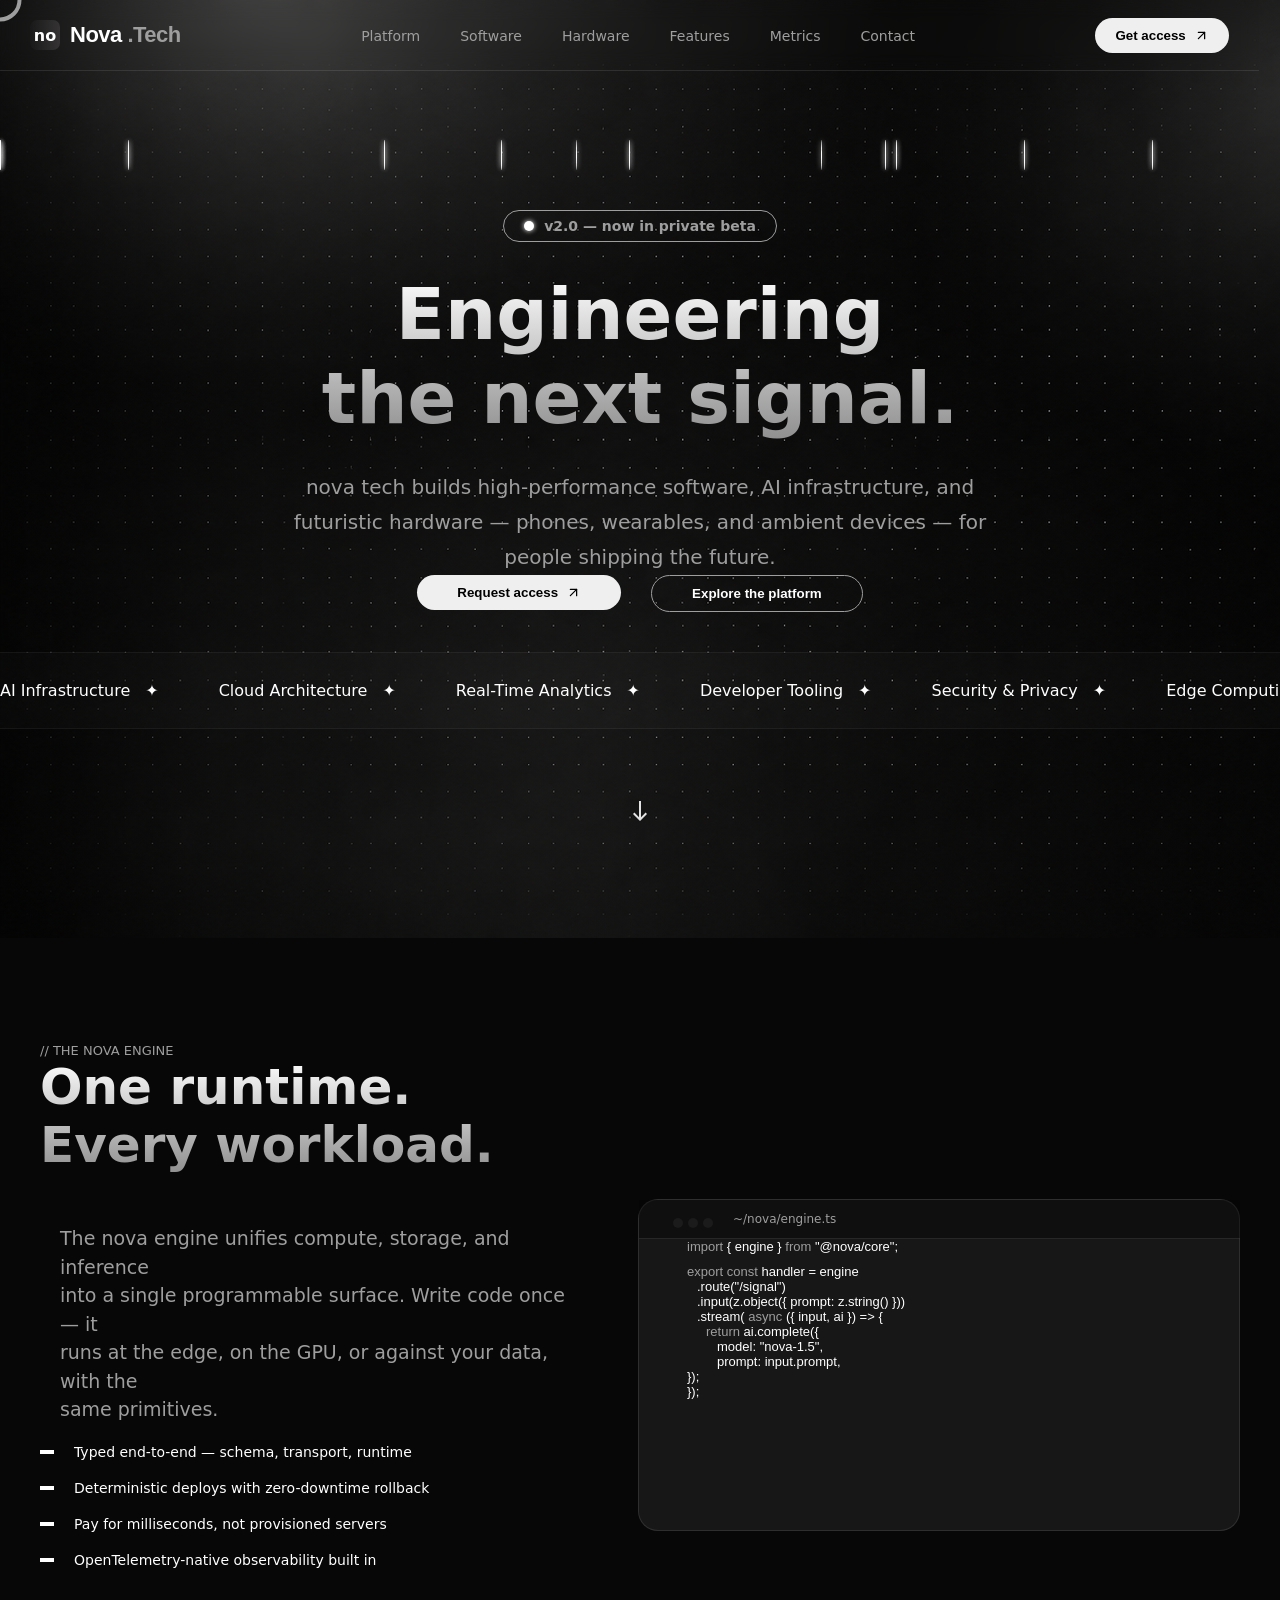
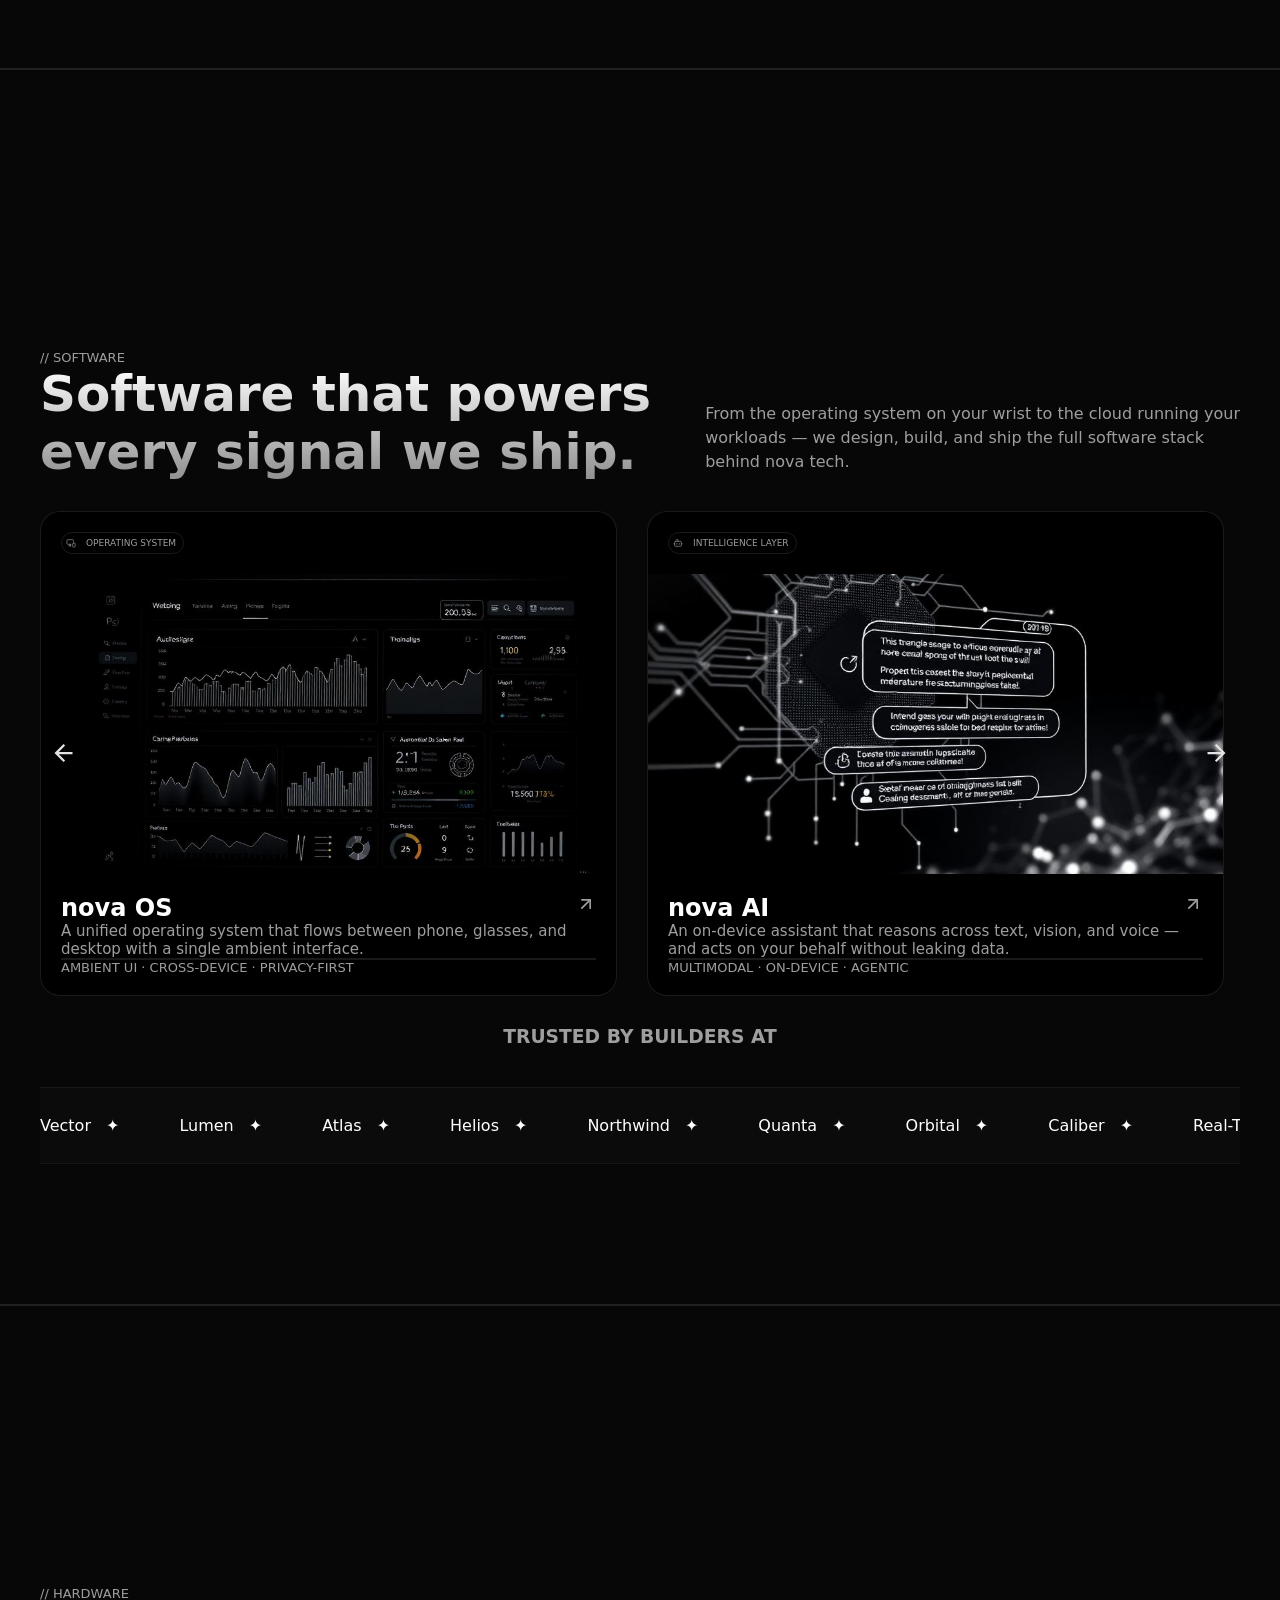
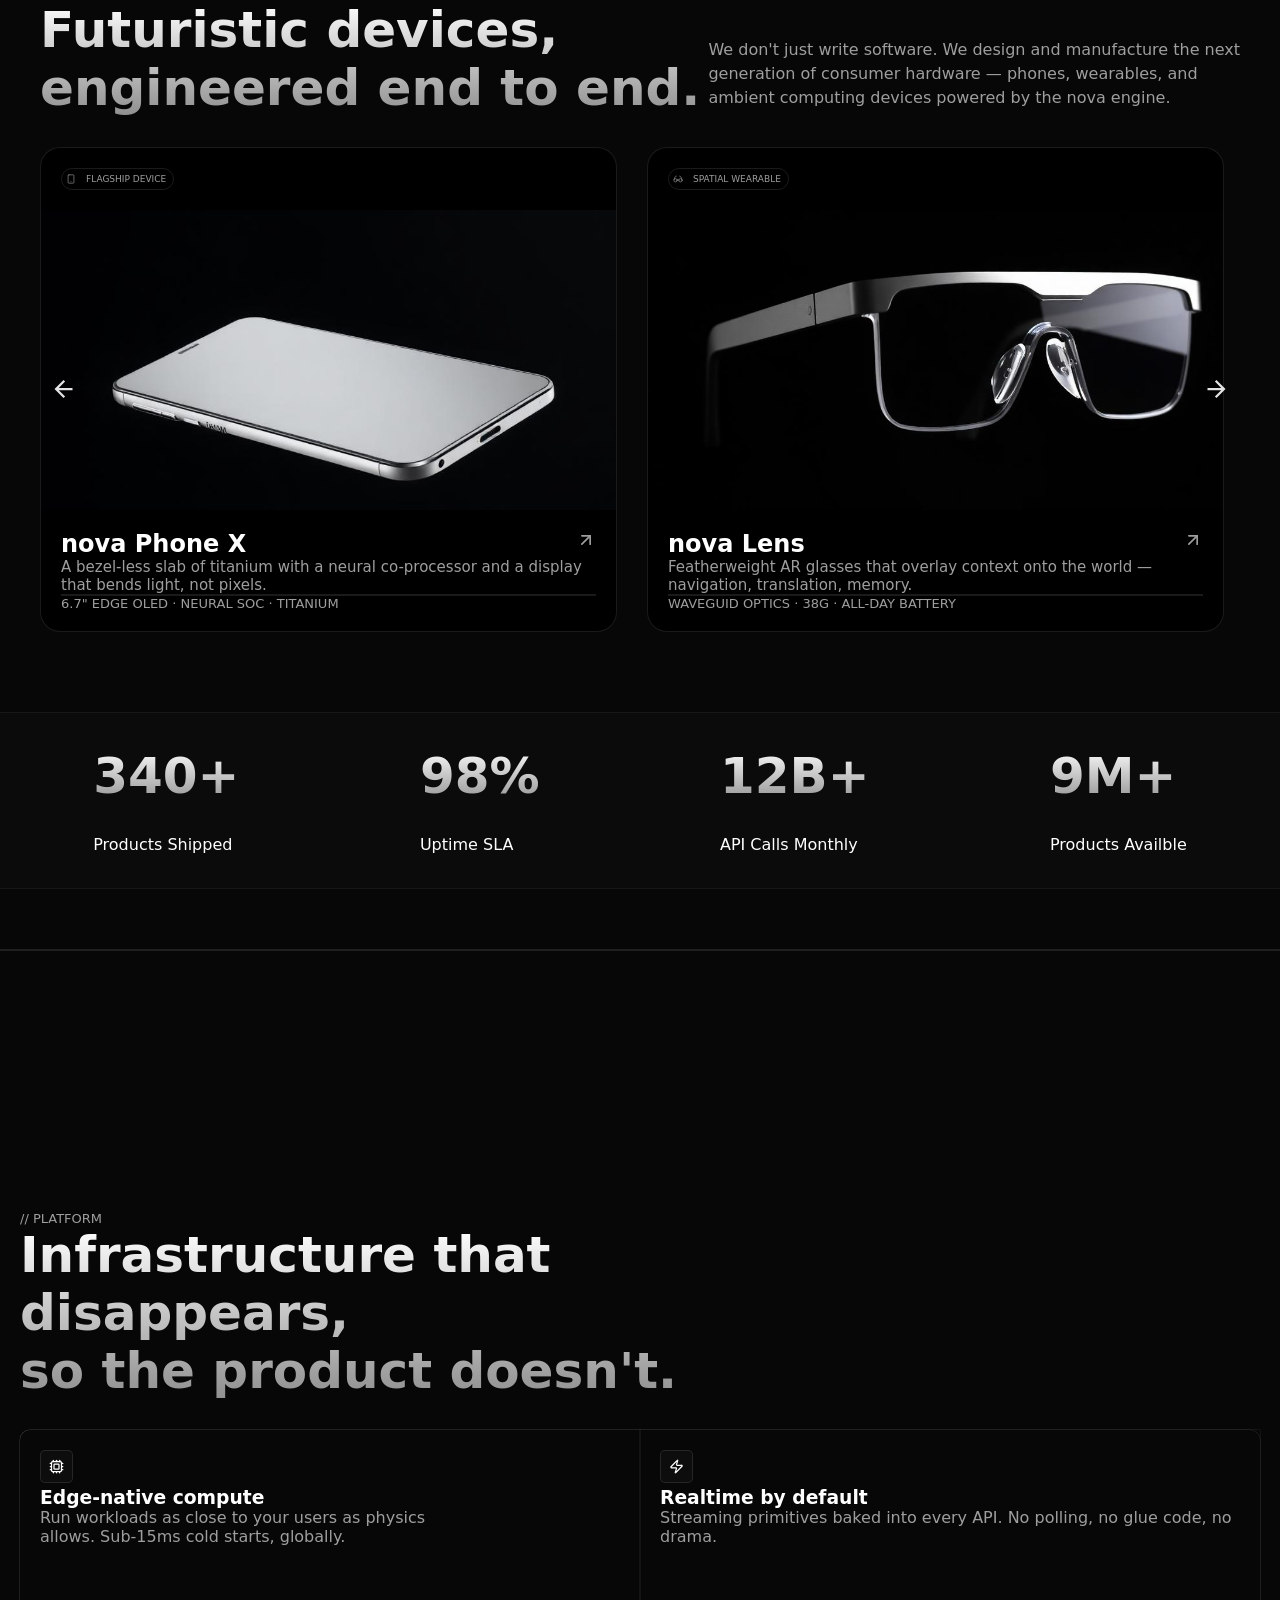
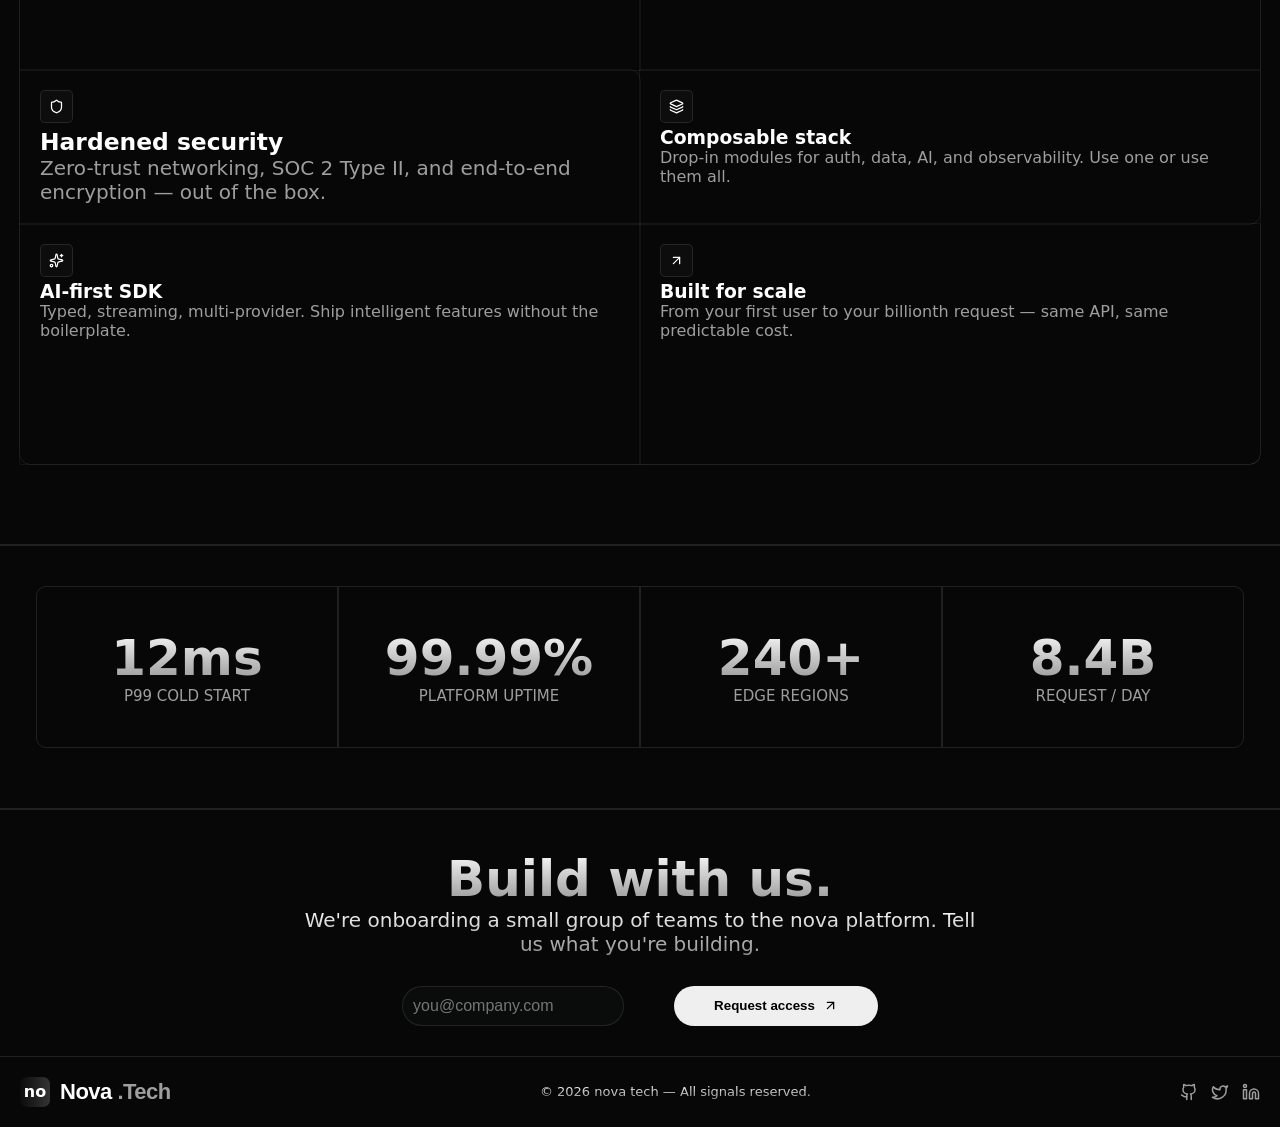
<file: index.html>
<!DOCTYPE html>
<html>
    <head>
        <title>Nova Tech</title>
        <link rel="stylesheet" href="./style.css">
        <link rel="stylesheet" href="./media.css">
        <link rel="stylesheet" href="https://cdn.jsdelivr.net/npm/swiper@11/swiper-bundle.min.css">
        <link rel="icon" href="./images/cropped_circle_image.png">
        <meta charset="UTF-8">
        <meta name="viewport" content="width=device-width, initial-scale=1.0">
        <meta name="description" content="[NovaTech is a modern technology brand focused on innovation, creativity, and digital excellence.">
        <link rel="preconnect" href="https://fonts.googleapis.com">
        <meta name="keywords" content="Nova-tech.meta">
        <meta name="author" content="Nova-tech.meta">
    </head>
    <body>
        <div class="rain"></div>
        <div class="rain slow" style="right:50%"></div>
        <div class="rain fast" style="left: 80%;"></div>
        <div class="rain slow" style="left:70%"></div>
        <div class="rain" style="right:35%"></div>
        <div class="rain" style="left:45%"></div>
        <div class="rain"></div>
        <div class="rain slow" style="right:60%"></div>
        <div class="rain fast" style="left: 10%;"></div>
        <div class="rain med" style="left: 30%;"></div>
        <div class="rain med" style="right: 30%;"></div>
        <div class="rain slow" style="left:90%"></div>
        <div class="rain med"></div>
        <div class="rain slow" style="right:50%"></div>
        <div class="rain fast" style="left: 80%;"></div>
        <div class="rain slow" style="left:70%"></div>
        <div class="rain"></div>
        <div class="rain"></div>
        <div class="rain"></div>
        <div class="rain slow" style="right:60%"></div>
        <div class="rain fast" style="left: 10%;"></div>
        <div class="rain med" style="left: 30%;"></div>
        <div class="rain med" style="right: 30%;"></div>
        <div class="rain slow" style="left:90%"></div>
        <nav>
            <div class="name">
                <span class="name-logo">no</span>
                <div class="logo">Nova <span>.Tech</span></div>
            </div>
            <ul class="nav-link">
                <li><a href="#platform">Platform</a></li>
                <li><a href="#software">Software</a></li>
                <li><a href="#hardware">Hardware</a></li>
                <li><a href="#features">Features</a></li>
                <li><a href="#metrics">Metrics</a></li>
                <li><a href="#contact">Contact</a></li>
            </ul>
            <button>
                Get access
                <svg xmlns="http://www.w3.org/2000/svg" width="24" height="24" viewBox="0 0 24 24" fill="none" stroke="currentColor" stroke-width="2" stroke-linecap="round" stroke-linejoin="round" class="lucide lucide-arrow-up-right h-3.5 w-3.5 transition-transform group-hover:translate-x-0.5 group-hover:-translate-y-0.5" aria-hidden="true"><path d="M7 7h10v10"></path><path d="M7 17 17 7"></path></svg>
            </button>
        </nav>
        <div class="cursor"></div>
        <div class="circle"></div>
        <section class="hero-section">
            <div class="intro-card">
                <span class="circle2"></span>
                <p>v2.0 — now in private beta</p>
            </div>
            <div class="intro">
                <h1>Engineering <br>the next signal.</h1>
                <p>nova tech builds high-performance software, AI infrastructure, and<br> futuristic hardware — phones, wearables, and ambient devices — for<br> people shipping the future.</p>
            </div>
            <div class="cta">
                <a href="#contact">
                    <button class="cta1">
                        Request access
                        <svg xmlns="http://www.w3.org/2000/svg" width="24" height="24" viewBox="0 0 24 24" fill="none" stroke="currentColor" stroke-width="2" stroke-linecap="round" stroke-linejoin="round" class="lucide lucide-arrow-up-right h-3.5 w-3.5 transition-transform group-hover:translate-x-0.5 group-hover:-translate-y-0.5" aria-hidden="true"><path d="M7 7h10v10"></path><path d="M7 17 17 7"></path></svg>
                    </button>
                </a>
                <a href="#metrics">
                    <button class="cta2">
                        Explore the platform
                    </button>
                </a>
            </div>
            <div class="wrapper">
                <div class="tracker">
                    <div class="wrapper-item">AI Infrastructure <span class="msep">✦</span></div>
                    <div class="wrapper-item">Cloud Architecture <span class="msep">✦</span></div>
                    <div class="wrapper-item">Real-Time Analytics <span class="msep">✦</span></div>
                    <div class="wrapper-item">Developer Tooling <span class="msep">✦</span></div>
                    <div class="wrapper-item">Security & Privacy <span class="msep">✦</span></div>
                    <div class="wrapper-item">Edge Computing <span class="msep">✦</span></div>
                    <div class="wrapper-item">AI Infrastructure <span class="msep">✦</span></div>
                    <div class="wrapper-item">Cloud Architecture <span class="msep">✦</span></div>
                    <div class="wrapper-item">Real-Time Analytics <span class="msep">✦</span></div>
                    <div class="wrapper-item">Developer Tooling <span class="msep">✦</span></div>
                    <div class="wrapper-item">Security & Privacy <span class="msep">✦</span></div>
                    <div class="wrapper-item">Edge Computing <span class="msep">✦</span></div>
                </div>
            </div>
        </section>
        <button id="down">
            <svg class="down" xmlns="http://www.w3.org/2000/svg" height="24px" viewBox="0 -960 960 960" width="24px" fill="#e3e3e3"><path d="M480-80 200-360l56-56 184 183v-647h80v647l184-184 56 57L480-80Z"/></svg>
        </button>    
        <section class="platform" id="platform">
            <div class="platform-flex">
                <div class="platform1">
                  <p class="head-intro">// THE NOVA ENGINE</p>
                  <h1>One runtime.<br>Every workload.</h1>
                  <p class="description">The nova engine unifies compute, storage, and inference<br> into a single programmable surface. Write code once — it<br> runs at the edge, on the GPU, or against your data, with the<br> same primitives.</p>
                  <div class="p-flex">
                    <div class="rec"></div>
                    <p class="utility">Typed end-to-end — schema, transport, runtime</p>
                  </div>
                  <div class="p-flex">
                    <div class="rec"></div>
                    <p class="utility">Deterministic deploys with zero-downtime rollback</p>
                  </div>
                  <div class="p-flex">
                    <div class="rec"></div>
                    <p class="utility">Pay for milliseconds, not provisioned servers</p>
                  </div>
                  <div class="p-flex">
                    <div class="rec"></div>
                    <p class="utility">OpenTelemetry-native observability built in</p>
                  </div>                    
                </div>
                <div class="code-box">
                    <div class="code-box1">
                        <div class="circle-flex">
                            <div class="radius"></div>
                            <div class="radius"></div>
                            <div class="radius"></div>
                        </div>
                        <p>~/nova/engine.ts</p>
                    </div>
                    <div class="code-box2">
                        <p class="space"><span class="silver">import</span> { engine } <span class="silver">from</span> "@nova/core";</p>
                        <p class="space2">  <span class="silver">export const</span> handler = engine</p>
                        <p class="space3">.route("/signal")</p>
                        <p class="space4">.input(z.object({ prompt: z.string() }))</p>
                        <p class="space5">.stream( <span class="silver">async</span> ({ input, ai }) => {</p>
                        <p class="space6">    <span class="silver">return</span> ai.complete({</p>
                        <p class="space7">    model: "nova-1.5",</p>
                        <p class="space8">    prompt: input.prompt,</p>
                        <p class="space9">    });</p>
                        <p class="space10">});
                    </div>
                </div>
            </div>
        </section>
        <hr class="hr">
        <section class="software" id="software">
            <p class="head-intro">// SOFTWARE</p>
            <div class="intro-flex">
                <h1>Software that powers <br>every signal we ship.</h1>
                <p class="software-intro">From the operating system on your wrist to the cloud running your<br> workloads — we design, build, and ship the full software stack<br> behind nova tech.</p>
            </div>
            <div class="image-container swiper">
                <div class="image-box-flex ">
                    <div class="image-boxes swiper-wrapper ">
                        <div class="image-box swiper-slide ">
                            <div class="image-intro-container">
                                <div class="image-intro">
                                    <svg xmlns="http://www.w3.org/2000/svg" width="24" height="24" viewBox="0 0 24 24" fill="none" stroke="currentColor" stroke-width="1.5" stroke-linecap="round" stroke-linejoin="round" class="lucide lucide-monitor-smartphone h-3 w-3" aria-hidden="true"><path d="M18 8V6a2 2 0 0 0-2-2H4a2 2 0 0 0-2 2v7a2 2 0 0 0 2 2h8"></path><path d="M10 19v-3.96 3.15"></path><path d="M7 19h5"></path><rect width="6" height="10" x="16" y="12" rx="2"></rect></svg>
                                    <p>OPERATING SYSTEM</p>
                                </div>
                            </div>    
                            <div class="img-overflow">
                                <img src="./images/nova-os-BasXo_KD.jpg">
                            </div>
                            <div class="description">
                                <h2 class="heading">
                                    nova OS
                                    <svg xmlns="http://www.w3.org/2000/svg" width="24" height="24" viewBox="0 0 24 24" fill="none" stroke="currentColor" stroke-width="2" stroke-linecap="round" stroke-linejoin="round" class="lucide lucide-arrow-up-right h-4 w-4 shrink-0 text-muted-foreground transition-all group-hover:-translate-y-0.5 group-hover:translate-x-0.5 group-hover:text-foreground" aria-hidden="true"><path d="M7 7h10v10"></path><path d="M7 17 17 7"></path></svg>
                                </h2>
                                <p class="des">A unified operating system that flows between phone, glasses, and desktop with a single ambient interface.</p>
                                <hr class="hr2">
                                <p class="usage">AMBIENT UI · CROSS-DEVICE · PRIVACY-FIRST</p>
                            </div>    
                        </div>
                        <div class="image-box swiper-slide ">
                            <div class="image-intro-container">
                                <div class="image-intro">
                                    <svg xmlns="http://www.w3.org/2000/svg" width="24" height="24" viewBox="0 0 24 24" fill="none" stroke="currentColor" stroke-width="1.5" stroke-linecap="round" stroke-linejoin="round" class="lucide lucide-bot h-3 w-3" aria-hidden="true"><path d="M12 8V4H8"></path><rect width="16" height="12" x="4" y="8" rx="2"></rect><path d="M2 14h2"></path><path d="M20 14h2"></path><path d="M15 13v2"></path><path d="M9 13v2"></path></svg>
                                    <p>INTELLIGENCE LAYER</p>
                                </div>
                            </div>    
                            <div class="img-overflow">
                                <img class="radius-none" src="./images/nova-ai-CnviVT-R.jpg">
                            </div>
                            <div class="description">
                                <h2 class="heading">
                                    nova AI
                                    <svg xmlns="http://www.w3.org/2000/svg" width="24" height="24" viewBox="0 0 24 24" fill="none" stroke="currentColor" stroke-width="2" stroke-linecap="round" stroke-linejoin="round" class="lucide lucide-arrow-up-right h-4 w-4 shrink-0 text-muted-foreground transition-all group-hover:-translate-y-0.5 group-hover:translate-x-0.5 group-hover:text-foreground" aria-hidden="true"><path d="M7 7h10v10"></path><path d="M7 17 17 7"></path></svg>
                                </h2>
                                <p class="des">An on-device assistant that reasons across text, vision, and voice — and acts on your behalf without leaking data.</p>
                                <hr class="hr2">
                                <p class="usage">MULTIMODAL · ON-DEVICE · AGENTIC</p>
                            </div>    
                        </div>
                        <div class="image-box swiper-slide ">
                            <div class="image-intro-container">
                                <div class="image-intro">
                                    <svg xmlns="http://www.w3.org/2000/svg" width="24" height="24" viewBox="0 0 24 24" fill="none" stroke="currentColor" stroke-width="1.5" stroke-linecap="round" stroke-linejoin="round" class="lucide lucide-monitor-smartphone h-3 w-3" aria-hidden="true"><path d="M18 8V6a2 2 0 0 0-2-2H4a2 2 0 0 0-2 2v7a2 2 0 0 0 2 2h8"></path><path d="M10 19v-3.96 3.15"></path><path d="M7 19h5"></path><rect width="6" height="10" x="16" y="12" rx="2"></rect></svg>
                                    <p>OPERATING SYSTEM</p>
                                </div>
                            </div>    
                            <div class="img-overflow">
                                <img class="radius-none" src="./images/nova-studio-DqZw2fql.jpg">
                            </div>
                            <div class="description">
                                <h2 class="heading">
                                    nova Studio
                                    <svg xmlns="http://www.w3.org/2000/svg" width="24" height="24" viewBox="0 0 24 24" fill="none" stroke="currentColor" stroke-width="2" stroke-linecap="round" stroke-linejoin="round" class="lucide lucide-arrow-up-right h-4 w-4 shrink-0 text-muted-foreground transition-all group-hover:-translate-y-0.5 group-hover:translate-x-0.5 group-hover:text-foreground" aria-hidden="true"><path d="M7 7h10v10"></path><path d="M7 17 17 7"></path></svg>
                                </h2>
                                <p class="des">An end-to-end IDE with AI pair-programming, live deploy previews, and a typed runtime that catches bugs before commit.</p>
                                <hr class="hr2">
                                <p class="usage">AI PAIR-PROGRAMMING   ·   LIVE DEPLOY   ·   TYPED</p>
                            </div>    
                        </div>
                        <div class="image-box swiper-slide ">
                            <div class="image-intro-container">
                                <div class="image-intro">
                                    <svg xmlns="http://www.w3.org/2000/svg" width="24" height="24" viewBox="0 0 24 24" fill="none" stroke="currentColor" stroke-width="1.5" stroke-linecap="round" stroke-linejoin="round" class="lucide lucide-monitor-smartphone h-3 w-3" aria-hidden="true"><path d="M18 8V6a2 2 0 0 0-2-2H4a2 2 0 0 0-2 2v7a2 2 0 0 0 2 2h8"></path><path d="M10 19v-3.96 3.15"></path><path d="M7 19h5"></path><rect width="6" height="10" x="16" y="12" rx="2"></rect></svg>
                                    <p>OPERATING SYSTEM</p>
                                </div>
                            </div>    
                            <div class="img-overflow">
                                <img src="./images/nova-cloud-Fl2KYB4S.jpg">
                            </div>
                            <div class="description">
                                <h2 class="heading">nova Cloud
                                    <svg xmlns="http://www.w3.org/2000/svg" width="24" height="24" viewBox="0 0 24 24" fill="none" stroke="currentColor" stroke-width="2" stroke-linecap="round" stroke-linejoin="round" class="lucide lucide-arrow-up-right h-4 w-4 shrink-0 text-muted-foreground transition-all group-hover:-translate-y-0.5 group-hover:translate-x-0.5 group-hover:text-foreground" aria-hidden="true"><path d="M7 7h10v10"></path><path d="M7 17 17 7"></path></svg>
                                </h2>
                                <p class="des">A globally-distributed serverless platform that runs your workloads in milliseconds, billed by the millisecond.</p>
                                <hr class="hr2">
                                <p class="usage">240+ REGIONS · SERVERLESS · PER-MS BILLING</p>
                            </div>    
                        </div>


                    </div>
                </div>
                <svg class="swiper-button-prev" xmlns="http://www.w3.org/2000/svg" height="24px" viewBox="0 -960 960 960" width="24px" fill="#e3e3e3"><path d="m313-440 224 224-57 56-320-320 320-320 57 56-224 224h487v80H313Z"/></svg>
                <svg class="swiper-button-next" xmlns="http://www.w3.org/2000/svg" height="24px" viewBox="0 -960 960 960" width="24px" fill="#e3e3e3"><path d="M647-440H160v-80h487L423-744l57-56 320 320-320 320-57-56 224-224Z"/></svg>
            </div>
            <h3 class="users">TRUSTED BY BUILDERS AT</h3>    
            <div class="wrapper">
                <div class="tracker">
                    <div class="wrapper-item">Vector <span class="msep">✦</span></div>
                    <div class="wrapper-item">Lumen <span class="msep">✦</span></div>
                    <div class="wrapper-item">Atlas <span class="msep">✦</span></div>
                    <div class="wrapper-item">Helios <span class="msep">✦</span></div>
                    <div class="wrapper-item">Northwind <span class="msep">✦</span></div>
                    <div class="wrapper-item">Quanta <span class="msep">✦</span></div>
                    <div class="wrapper-item">Orbital <span class="msep">✦</span></div>
                    <div class="wrapper-item">Caliber <span class="msep">✦</span></div>
                    <div class="wrapper-item">Real-Time Analytics <span class="msep">✦</span></div>
                    <div class="wrapper-item">Daily-mail <span class="msep">✦</span></div>
                    <div class="wrapper-item">hero-city <span class="msep">✦</span></div>
                    <div class="wrapper-item">Quantum-tech <span class="msep">✦</span></div>
                </div>
            </div>
        </section>
        <hr class="hr">
        <section class="hardware" id="hardware">
            <p class="head-intro">// HARDWARE</p>
            <div class="intro-flex">
                <h1>Futuristic devices,<br>engineered end to end.</h1>
                <p class="software-intro"> We don't just write software. We design and manufacture the next<br> generation of consumer hardware — phones, wearables, and<br> ambient computing devices powered by the nova engine.</p>
            </div>
            <div class="image-container swiper">
                <div class="image-box-flex ">
                    <div class="image-boxes swiper-wrapper ">
                        <div class="image-box swiper-slide ">
                            <div class="image-intro-container">
                                <div class="image-intro">
                                    <svg xmlns="http://www.w3.org/2000/svg" width="24" height="24" viewBox="0 0 24 24" fill="none" stroke="currentColor" stroke-width="1.5" stroke-linecap="round" stroke-linejoin="round" class="lucide lucide-smartphone h-3 w-3" aria-hidden="true"><rect width="14" height="20" x="5" y="2" rx="2" ry="2"></rect><path d="M12 18h.01"></path></svg>
                                    <p>FLAGSHIP DEVICE</p>
                                </div>
                            </div>    
                            <div class="img-overflow">
                                <img  class="radius-none"src="./images/nova-phone-jQ48IdUB.jpg">
                            </div>
                            <div class="description">
                                <h2 class="heading">
                                    nova Phone X
                                    <svg xmlns="http://www.w3.org/2000/svg" width="24" height="24" viewBox="0 0 24 24" fill="none" stroke="currentColor" stroke-width="2" stroke-linecap="round" stroke-linejoin="round" class="lucide lucide-arrow-up-right h-4 w-4 shrink-0 text-muted-foreground transition-all group-hover:-translate-y-0.5 group-hover:translate-x-0.5 group-hover:text-foreground" aria-hidden="true"><path d="M7 7h10v10"></path><path d="M7 17 17 7"></path></svg>
                                </h2>
                                <p class="des">A bezel-less slab of titanium with a neural co-processor and a display that bends light, not pixels.</p>
                                <hr class="hr2">
                                <p class="usage">6.7" EDGE OLED · NEURAL SOC · TITANIUM</p>
                            </div>    
                        </div>
                        <div class="image-box swiper-slide ">
                            <div class="image-intro-container">
                                <div class="image-intro">
                                    <svg xmlns="http://www.w3.org/2000/svg" width="24" height="24" viewBox="0 0 24 24" fill="none" stroke="currentColor" stroke-width="1.5" stroke-linecap="round" stroke-linejoin="round" class="lucide lucide-glasses h-3 w-3" aria-hidden="true"><circle cx="6" cy="15" r="4"></circle><circle cx="18" cy="15" r="4"></circle><path d="M14 15a2 2 0 0 0-2-2 2 2 0 0 0-2 2"></path><path d="M2.5 13 5 7c.7-1.3 1.4-2 3-2"></path><path d="M21.5 13 19 7c-.7-1.3-1.5-2-3-2"></path></svg>
                                    <p>SPATIAL WEARABLE</p>
                                </div>
                            </div>    
                            <div class="img-overflow">
                                <img  src="./images/nova-lens-CfT1_SBi.jpg">
                            </div>
                            <div class="description">
                                <h2 class="heading">
                                    nova Lens
                                    <svg xmlns="http://www.w3.org/2000/svg" width="24" height="24" viewBox="0 0 24 24" fill="none" stroke="currentColor" stroke-width="2" stroke-linecap="round" stroke-linejoin="round" class="lucide lucide-arrow-up-right h-4 w-4 shrink-0 text-muted-foreground transition-all group-hover:-translate-y-0.5 group-hover:translate-x-0.5 group-hover:text-foreground" aria-hidden="true"><path d="M7 7h10v10"></path><path d="M7 17 17 7"></path></svg>
                                </h2>
                                <p class="des">Featherweight AR glasses that overlay context onto the world — navigation, translation, memory.</p>
                                <hr class="hr2">
                                <p class="usage">WAVEGUID OPTICS · 38G · ALL-DAY BATTERY</p>
                            </div>    
                        </div>
                        <div class="image-box swiper-slide ">
                            <div class="image-intro-container">
                                <div class="image-intro">
                                     <svg xmlns="http://www.w3.org/2000/svg" width="24" height="24" viewBox="0 0 24 24" fill="none" stroke="currentColor" stroke-width="1.5" stroke-linecap="round" stroke-linejoin="round" class="lucide lucide-watch h-3 w-3" aria-hidden="true"><path d="M12 10v2.2l1.6 1"></path><path d="m16.13 7.66-.81-4.05a2 2 0 0 0-2-1.61h-2.68a2 2 0 0 0-2 1.61l-.78 4.05"></path><path d="m7.88 16.36.8 4a2 2 0 0 0 2 1.61h2.72a2 2 0 0 0 2-1.61l.81-4.05"></path><circle cx="12" cy="12" r="6"></circle></svg>
                                     <p>AMBIENT COMPUTE</p>
                                </div>
                            </div>    
                            <div class="img-overflow">
                                <img src="./images/nova-band-B6y-_YAl.jpg">
                            </div>
                            <div class="description">
                                <h2 class="heading">
                                    nova Band
                                    <svg xmlns="http://www.w3.org/2000/svg" width="24" height="24" viewBox="0 0 24 24" fill="none" stroke="currentColor" stroke-width="2" stroke-linecap="round" stroke-linejoin="round" class="lucide lucide-arrow-up-right h-4 w-4 shrink-0 text-muted-foreground transition-all group-hover:-translate-y-0.5 group-hover:translate-x-0.5 group-hover:text-foreground" aria-hidden="true"><path d="M7 7h10v10"></path><path d="M7 17 17 7"></path></svg>
                                </h2>
                                <p class="des">A wrist-worn sensor array that reads 38 biosignals and sleeps for two weeks on a single charge.</p>
                                <hr class="hr2">
                                <p class="usage">38 BIOSIGNALS · 14-DAY BATTERY · IP69</p>
                            </div>    
                        </div>
                        <div class="image-box swiper-slide ">
                            <div class="image-intro-container">
                                <div class="image-intro">
                                    <svg xmlns="http://www.w3.org/2000/svg" width="24" height="24" viewBox="0 0 24 24" fill="none" stroke="currentColor" stroke-width="1.5" stroke-linecap="round" stroke-linejoin="round" class="lucide lucide-headphones h-3 w-3" aria-hidden="true"><path d="M3 14h3a2 2 0 0 1 2 2v3a2 2 0 0 1-2 2H5a2 2 0 0 1-2-2v-7a9 9 0 0 1 18 0v7a2 2 0 0 1-2 2h-1a2 2 0 0 1-2-2v-3a2 2 0 0 1 2-2h3"></path></svg>
                                    <p>SPATIAL AUDIO</p>
                                </div>
                            </div>    
                            <div class="img-overflow">
                                <img class="radius-none" src="./images/nova-buds-Dwkx-Lp4.jpg">
                            </div>
                            <div class="description">
                                <h2 class="heading">
                                    nova Buds Pro
                                    <svg xmlns="http://www.w3.org/2000/svg" width="24" height="24" viewBox="0 0 24 24" fill="none" stroke="currentColor" stroke-width="2" stroke-linecap="round" stroke-linejoin="round" class="lucide lucide-arrow-up-right h-4 w-4 shrink-0 text-muted-foreground transition-all group-hover:-translate-y-0.5 group-hover:translate-x-0.5 group-hover:text-foreground" aria-hidden="true"><path d="M7 7h10v10"></path><path d="M7 17 17 7"></path></svg>
                                </h2>
                                <p class="des">Lossless wireless audio with on-device translation,noise cancellation and adaptive noise sculpting.</p>
                                <hr class="hr2">
                                <p class="usage">LOSSLESS · ADAPTIVE ANC · LIVE TRANSLATION</p>
                            </div>    
                        </div>
                    </div>
                </div>
                <svg class="swiper-button-prev" xmlns="http://www.w3.org/2000/svg" height="24px" viewBox="0 -960 960 960" width="24px" fill="#e3e3e3"><path d="m313-440 224 224-57 56-320-320 320-320 57 56-224 224h487v80H313Z"/></svg>
                <svg class="swiper-button-next" xmlns="http://www.w3.org/2000/svg" height="24px" viewBox="0 -960 960 960" width="24px" fill="#e3e3e3"><path d="M647-440H160v-80h487L423-744l57-56 320 320-320 320-57-56 224-224Z"/></svg>
            </div>
        </section>
        <div class="wrapper2">
            <div class="info">
                <h1 class="hardware2">340+</h1>
                <p>Products Shipped</p>
            </div>
            <div class="info">
                <h1 class="hardware2">98%</h1>
                <p>Uptime SLA</p>
            </div>
            <div class="info">
                <h1 class="hardware2">12B+</h1>
                <p>API Calls Monthly</p>
            </div>
            <div class="info">
                <h1 class="hardware2">9M+</h1>
                <p>Products Availble</p>
            </div>
        </div>
        <hr class="hr">
        <section class="features" id="features">
             <p class="head-intro">// PLATFORM</p>
             <h1>Infrastructure that <br>disappears,<br>so the product doesn't.</h1>
             <div class="main-box">
                <div class=" box2">
                    <svg xmlns="http://www.w3.org/2000/svg" width="24" height="24" viewBox="0 0 24 24" fill="none" stroke="currentColor" stroke-width="2" stroke-linecap="round" stroke-linejoin="round" class="lucide lucide-cpu h-4 w-4" aria-hidden="true"><path d="M12 20v2"></path><path d="M12 2v2"></path><path d="M17 20v2"></path><path d="M17 2v2"></path><path d="M2 12h2"></path><path d="M2 17h2"></path><path d="M2 7h2"></path><path d="M20 12h2"></path><path d="M20 17h2"></path><path d="M20 7h2"></path><path d="M7 20v2"></path><path d="M7 2v2"></path><rect x="4" y="4" width="16" height="16" rx="2"></rect><rect x="8" y="8" width="8" height="8" rx="1"></rect></svg>
                    <h3>Edge-native compute</h3>
                    <p>Run workloads as close to your users as physics<br> allows. Sub-15ms cold starts, globally.</p>
                </div>
                <div class="box">
                    <svg xmlns="http://www.w3.org/2000/svg" width="24" height="24" viewBox="0 0 24 24" fill="none" stroke="currentColor" stroke-width="2" stroke-linecap="round" stroke-linejoin="round" class="lucide lucide-zap h-4 w-4" aria-hidden="true"><path d="M4 14a1 1 0 0 1-.78-1.63l9.9-10.2a.5.5 0 0 1 .86.46l-1.92 6.02A1 1 0 0 0 13 10h7a1 1 0 0 1 .78 1.63l-9.9 10.2a.5.5 0 0 1-.86-.46l1.92-6.02A1 1 0 0 0 11 14z"></path></svg>
                    <h3>Realtime by default</h3>
                    <p>Streaming primitives baked into every API. No polling, no glue code, no drama.</p>
                </div>
                <div class="box3">
                    <svg xmlns="http://www.w3.org/2000/svg" width="24" height="24" viewBox="0 0 24 24" fill="none" stroke="currentColor" stroke-width="2" stroke-linecap="round" stroke-linejoin="round" class="lucide lucide-shield h-4 w-4" aria-hidden="true"><path d="M20 13c0 5-3.5 7.5-7.66 8.95a1 1 0 0 1-.67-.01C7.5 20.5 4 18 4 13V6a1 1 0 0 1 1-1c2 0 4.5-1.2 6.24-2.72a1.17 1.17 0 0 1 1.52 0C14.51 3.81 17 5 19 5a1 1 0 0 1 1 1z"></path></svg>
                    <h3>Hardened security</h3>
                    <p>Zero-trust networking, SOC 2 Type II, and end-to-end encryption — out of the box.<p>
                </div>
                <div class=" box-end-start">
                    <svg xmlns="http://www.w3.org/2000/svg" width="24" height="24" viewBox="0 0 24 24" fill="none" stroke="currentColor" stroke-width="2" stroke-linecap="round" stroke-linejoin="round" class="lucide lucide-layers h-4 w-4" aria-hidden="true"><path d="M12.83 2.18a2 2 0 0 0-1.66 0L2.6 6.08a1 1 0 0 0 0 1.83l8.58 3.91a2 2 0 0 0 1.66 0l8.58-3.9a1 1 0 0 0 0-1.83z"></path><path d="M2 12a1 1 0 0 0 .58.91l8.6 3.91a2 2 0 0 0 1.65 0l8.58-3.9A1 1 0 0 0 22 12"></path><path d="M2 17a1 1 0 0 0 .58.91l8.6 3.91a2 2 0 0 0 1.65 0l8.58-3.9A1 1 0 0 0 22 17"></path></svg>
                    <h3>Composable stack</h3>
                    <p>Drop-in modules for auth, data, AI, and observability. Use one or use them all.</p>
                </div>
                <div class="box">
                    <svg xmlns="http://www.w3.org/2000/svg" width="24" height="24" viewBox="0 0 24 24" fill="none" stroke="currentColor" stroke-width="2" stroke-linecap="round" stroke-linejoin="round" class="lucide lucide-sparkles h-4 w-4" aria-hidden="true"><path d="M11.017 2.814a1 1 0 0 1 1.966 0l1.051 5.558a2 2 0 0 0 1.594 1.594l5.558 1.051a1 1 0 0 1 0 1.966l-5.558 1.051a2 2 0 0 0-1.594 1.594l-1.051 5.558a1 1 0 0 1-1.966 0l-1.051-5.558a2 2 0 0 0-1.594-1.594l-5.558-1.051a1 1 0 0 1 0-1.966l5.558-1.051a2 2 0 0 0 1.594-1.594z"></path><path d="M20 2v4"></path><path d="M22 4h-4"></path><circle cx="4" cy="20" r="2"></circle></svg>
                    <h3>AI-first SDK</h3>
                    <p>Typed, streaming, multi-provider. Ship intelligent features without the boilerplate.</p>
                </div>
                <div class="box-end">
                    <svg xmlns="http://www.w3.org/2000/svg" width="24" height="24" viewBox="0 0 24 24" fill="none" stroke="currentColor" stroke-width="2" stroke-linecap="round" stroke-linejoin="round" class="lucide lucide-arrow-up-right h-4 w-4" aria-hidden="true"><path d="M7 7h10v10"></path><path d="M7 17 17 7"></path></svg>
                    <h3>Built for scale</h3>
                    <p>From your first user to your billionth request — same API, same predictable cost.</p>
                </div>
             </div>
        </section>
        <hr class="hr">
        <section class="metrics" id="metrics">
            <div class="metrics-boxes">
                <div class="metrics-box-1">
                    <h1>12ms</h1>
                    <p>P99 COLD START</p>
                </div>
                <div class="metrics-box">
                    <h1>99.99%</h1>
                    <p>PLATFORM UPTIME</p>
                </div>
                <div class="metrics-box">
                    <h1>240+</h1>
                    <p>EDGE REGIONS</p>
                </div>
                <div class="metrics-box-end">
                    <h1>8.4B</h1>
                    <p>REQUEST / DAY</p>
                </div>
            </div>
        </section>
        <hr class="hr">
        <section class="contact" id="contact">
            <h1>Build with us.</h1>
            <p>We're onboarding a small group of teams to the nova platform. Tell<br> us what you're building.</p>
            <div class="last-flex">
                <input type="email" placeholder="you@company.com">
                <button id ="cta" class="cta1">
                    Request access
                    <svg xmlns="http://www.w3.org/2000/svg" width="24" height="24" viewBox="0 0 24 24" fill="none" stroke="currentColor" stroke-width="2" stroke-linecap="round" stroke-linejoin="round" class="lucide lucide-arrow-up-right h-3.5 w-3.5 transition-transform group-hover:translate-x-0.5 group-hover:-translate-y-0.5" aria-hidden="true"><path d="M7 7h10v10"></path><path d="M7 17 17 7"></path></svg>
                </button>
            </div>
            <p id="text"></p>
        </section>
        <section class="footer">
            <div class="footer-flex">
                <div class="name">
                    <span class="name-logo">no</span>
                    <div class="logo">Nova <span>.Tech</span></div>
                </div>
                <p>© 2026 nova tech — All signals reserved.</p>
                <div class="svg-box">
                    <svg xmlns="http://www.w3.org/2000/svg" width="24" height="24" viewBox="0 0 24 24" fill="none" stroke="currentColor" stroke-width="2" stroke-linecap="round" stroke-linejoin="round" class="lucide lucide-github h-4 w-4" aria-hidden="true"><path d="M15 22v-4a4.8 4.8 0 0 0-1-3.5c3 0 6-2 6-5.5.08-1.25-.27-2.48-1-3.5.28-1.15.28-2.35 0-3.5 0 0-1 0-3 1.5-2.64-.5-5.36-.5-8 0C6 2 5 2 5 2c-.3 1.15-.3 2.35 0 3.5A5.403 5.403 0 0 0 4 9c0 3.5 3 5.5 6 5.5-.39.49-.68 1.05-.85 1.65-.17.6-.22 1.23-.15 1.85v4"></path><path d="M9 18c-4.51 2-5-2-7-2"></path></svg>
                    <svg xmlns="http://www.w3.org/2000/svg" width="24" height="24" viewBox="0 0 24 24" fill="none" stroke="currentColor" stroke-width="2" stroke-linecap="round" stroke-linejoin="round" class="lucide lucide-twitter h-4 w-4" aria-hidden="true"><path d="M22 4s-.7 2.1-2 3.4c1.6 10-9.4 17.3-18 11.6 2.2.1 4.4-.6 6-2C3 15.5.5 9.6 3 5c2.2 2.6 5.6 4.1 9 4-.9-4.2 4-6.6 7-3.8 1.1 0 3-1.2 3-1.2z"></path></svg>
                    <svg xmlns="http://www.w3.org/2000/svg" width="24" height="24" viewBox="0 0 24 24" fill="none" stroke="currentColor" stroke-width="2" stroke-linecap="round" stroke-linejoin="round" class="lucide lucide-linkedin h-4 w-4" aria-hidden="true"><path d="M16 8a6 6 0 0 1 6 6v7h-4v-7a2 2 0 0 0-2-2 2 2 0 0 0-2 2v7h-4v-7a6 6 0 0 1 6-6z"></path><rect width="4" height="12" x="2" y="9"></rect><circle cx="4" cy="4" r="2"></circle></svg>
                </div>
            </div>
        </section>
        <script src="https://cdn.jsdelivr.net/npm/swiper@11/swiper-bundle.min.js"></script>
        <script src="./script.js"></script>
    </body>
</html>
</file>
<file: style.css>
* {
    margin: 0;
    padding: 0;

}
:root {
    --bg: #070707;
    --surface: #080c1a;
    --accent: #00f0ff;
    --accent2: #7b5ea7;
    --accent3: #ff3cac;
    --text:#fff;
    --muted: #9e9e9e;
}

html { scroll-behavior: smooth; }
body {
    background:url("./images/last.png");
    font-family: "Inter", ui-sans-serif, system-ui, sans-serif;
    background-repeat: no-repeat;
    overflow-x:hidden ;
    background-color: var(--bg);
    color:var(--muted);
    cursor:none;
}
.logo {
    font-family: 'Syne', sans-serif;
    font-size: 22px;
    font-weight: 800; 
    color: #fff; 
    letter-spacing: -0.5px;
    cursor:none;
}
.logo span {
    color: #9e9e9e;

}
nav {
    display:flex;
    position: fixed;
    top: 0; 
    left: 1;
    right: 1;
    z-index: 100;
    align-items: center;
    width:96%;
    justify-content: space-between;
    border-bottom: 1px solid #ffffff1a;
    height: 70px;
    backdrop-filter: blur(10px);
    padding-left: 30px;
    cursor:none;
}

.nav-link {
    display:flex;
    gap:40px;
    z-index: 1000;
    position: relative;
    cursor:none;
}
.nav-link li a {
    color:#9e9e9e; 
    font-size: 14px;
    font-weight: 500;
    text-decoration: none;
    transition: 0.3s;
}
nav button {
    display:flex;
    justify-content: center;
    gap:8px;
    align-items: center;
    padding: 10px 20px;
    border: none;
    transition: 0.4s;
    border-radius: 20px;
    font-weight: 900;
    cursor:none;
    margin-right: 30px;
    
}
nav button:hover {
    transform: translateX(5px);
}
nav button svg:hover {
    transform: translateX(5px);
}
nav button svg {
    width:15px;
    height:15px;
    transition: 0.4s;
}
.nav-link li a:hover {
    color:var(--text);
}
.nav-link li   {
    color:var(--muted);
    list-style-type: none;
}
.hero-section .intro-card p {
    font-size: 14px;
    color: #9e9e9e;
}
.intro-card {
    transform: translateY(70px);
    text-align: center;
    border-radius: 999px;
    justify-content: center;
    display: flex;
    align-items: center;
    border: 1px solid #9e9e9e;
    width:fit-content;
    height: 30px;
    margin-left: auto;
    cursor:none;
    margin-right: auto;
    padding: 0px 20px;
    font-weight: 700;
    margin-top: 140px;
}
.circle2 {
    background-color:white;
    box-shadow:0 0 5px white;
    width: 10px;    animation-name: circle;
    height: 10px;
    border-radius: 100%;
    cursor:none;
    margin-right: 10px;
    animation: circle 3s ease-in-out infinite;
}
@keyframes circle {
    0%,100% {
        scale:0.2;
    }
    50% {
        scale:1;

    }
}
.rain {
    background-color:white;
    cursor:none;
    box-shadow:0 0 5px white;
    width: 1px;
    height: 30px;
    border-radius: 100%;
    margin-right: 10px;
    animation-iteration-count: infinite;
    animation-name: fall;
    animation-duration: 10s;
    position: fixed;
}
@keyframes fall {
   to { transform:translateY(110vh); 
   }
}
.slow {
    font-size:30px;
    animation-duration: 20s,25s;
    animation-iteration-count: infinite;
    animation-name: fall,side;
    position: fixed; 
    transition: 3s;
}
.fast {
    font-size: 50px;
    animation-duration: 30s,35s;
    color:white;
    animation-iteration-count: infinite;
    animation-name: fall,side;
    position: fixed;
    color: #2b6cff;
    transition: 3s;
}
.med {
    font-size: 50px;
    animation-duration: 25s,35s;
    color:white;
    animation-iteration-count: infinite;
    animation-name: fall,side;
    position: fixed;
    color: #2b6cff;
    transition: 3s;
}
.intro h1 {
    font:90px "space Grotesk",ui-sans-serif,system;
    text-align: center;
    background: linear-gradient(180deg, oklch(100% 0 0) 0%, oklch(65% 0 0) 100%);
    -webkit-background-clip: text;
    cursor:none;
    background-clip: text;
    color:#0000;
    margin-top: 100px;
    font-family: "Inter", ui-sans-serif, system-ui, sans-serif;
    font-weight: 700;
    margin-bottom: 30px;
}
.intro p {
    text-align: center;
    color:var(--muted);
    font-size: 20px;
    font-weight: 500;
    line-height: 35px;
}
.cta {
    display:flex;
    justify-content: center;
    gap:30px;
}
.cta1 {
    display:flex;
    cursor:none;
    justify-content: center;
    gap:8px;
    align-items: center;
    padding: 10px 40px;
    border: none;
    transition: 0.4s;
    border-radius: 20px;
    transition: 0.4s;
    font-weight: 700;
}
.cta1:hover {
    box-shadow: 0 0 20px white;
    transform: scale(1.05);
}
.cta a {
    text-decoration: none;
}
.cta1 svg{
    width:15px;
    height:15px;
}
.cta2 {
    display:flex;
    justify-content: center;
    gap:8px;
    align-items: center;
    font-weight: 700;
    color:var(--text);
    padding: 10px 40px;
    border: none;
    transition: 0.4s;
    border-radius: 20px;
    transition: 0.4s;
    background: none;
    border: 1px solid #9e9e9e;
}
.cta2:hover {
    scale: 1.05;
}
.wrapper {
    border-top: 1px solid rgba(255,255,255,0.05);
    border-bottom: 1px solid rgba(255,255,255,0.05);
    background: rgba(255,255,255,0.015);
    cursor:none;
    overflow: hidden;
    padding: 28px 0;
    margin-top: 40px;
    color:var(--text);
    margin-bottom: 40px;
}
.tracker {
    display:flex;
    animation:movement 22s linear infinite;
    gap:60px;
    width:max-content;
}
@keyframes movement {
    from {transform: translateX(0);}
    to {transform: translateX(-50%);}
}
.wrapper-item {
    display:flex;
    transition: 0.3s;
}
.wrapper:hover .tracker:hover {
    animation-play-state: paused;
}
.wrapper-item:hover {
    color: var(--muted);
    animation-play-state: paused;
}
.msep {
    margin-left: 15px;
}
.tracker-2 {
    display:flex;
    animation:movement 22s linear infinite;
    gap:60px;
    width:max-content;
}
.head-intro {
    margin-top: 200px;
    color:var(--muted);
    font-size: small;
}
.platform {
    padding: 20px;
}
.platform1 h1, .software h1, .hardware h1, .features h1{
    font-size: 50px;
    background: linear-gradient(180deg, oklch(100% 0 0) 0%, oklch(65% 0 0) 100%);
    -webkit-background-clip: text;
    background-clip: text;
    color:#0000;
    font-family: "Inter", ui-sans-serif, system-ui, sans-serif;
    font-weight: 700;
    margin-bottom: 30px;
}
.platform1 .description {
    color:var(--muted);
    font-size:19px;
    line-height: 1.5;
}
.platform-flex {
    display:flex;
    justify-content: space-between;
    align-items: center;
}
.utility {
    color:var(--text);
    font-size: 14px;

    
}
.rec {background-color: var(--text);
    width:14px;
    height: 4px;
    
}
.p-flex {
    display:flex;
    align-items: center;
    gap:20px;
    margin-bottom: 20px;
}
.code-box {
    height:330px;
    width:600px;
    border-radius: 20px;
    border: 1px solid #ffffff1a;
    margin-top: 300px;
    background-color: rgba(255, 255, 255, 0.068);
}
.code-box1 {
    height:30px;
    border-bottom: 1px solid #ffffff1a;
    width: 593px;
    background-color: rgba(0, 0, 0, 0.342);
    padding: 4px;
    display:flex;
    gap:20px;
    align-items: center;
}
.code-box1 p {
    color:var(--muted);
    font-size: 12px;
}
.circle-flex {
    display:flex;
    gap:5px;
    margin-left: 30px;
    margin-top: 7px;
}
.radius {
    height:10px;
    width:10px;
    border-radius: 100%;
    background-color: #1b1b1b;
}
.code-box2 {
    color:var(--text);
    font-size: 14px;
    padding-left: 24px;
}
.space {
    margin-bottom: 10px;
}
.code-box2 p {
    font-size: 13px;
    padding-left: 24px;
    font-weight: 300;
    font-family:"jetBrains Mono",ui monospace,sans-serif ;
}
.space3 {
    margin-left: 10px;
}
.space4 {
    margin-left: 10px;
}
.space5 {
    margin-left: 10px;
}
.space6 {
    margin-left: 19px;
}
.space7, .space8 {
    margin-left: 30px;
}
.silver {
    color:#9e9e9e;
}
.first-border {
    margin-top: 110px;
    border-bottom: 1px solid #ff000000;
}
.down {
    margin-left: auto;
    margin-right: auto;
    display: flex;
    animation: float 2s linear infinite;
    transition: 0.5s;
    margin-top: 30px;
}
#down {
    margin-left: auto;
    margin-right: auto;
    display: flex;
    cursor: pointer;
    transition: 0.5s;
    margin-top: 30px;
    border: none;
    background: none;
}
@keyframes float {
    0%,100% {transform: translateY(0);}
    50% {transform: translateY(-50%);}
}
.hr {
    border: 0.1px solid #ffffff1a
;
    margin-top: 60px;
    margin-bottom: 40px;
}
.intro-flex {
    display:flex;
    align-items: center;
    justify-content: space-between;
}
.software-intro { 
    color:var(--muted);
    font-weight: 300;
    line-height: 1.5;
}
.image-intro {
    color:var(--muted);
    height:20px;
    width:fit-content;
    border:1px solid #ffffff1a;
    border-radius: 999px;
    padding: 0 7px 0 7px;
    display: flex;
    align-items: center;
    font-size: 9px;
    font-weight: 400;
    gap:10px;
    padding-left: 4px;
}
.image-intro svg {
    color:var(--muted);
    width:10px;
    height:10px
}
.image-box {
    width:fit-content;
    max-height: fit-content;
    user-select: none;
    height:fit-content;
    border: 1px solid #ffffff1a;
    background-color: #000000;
    border-radius: 20px;
    overflow: hidden;
}
.image-box img {
    width:100%;
    height:300px;
    border-radius: 20px;
    aspect-ratio:16/9 ;
    object-fit: cover;
    transition: 0.4s;
}
.image-box-flex {
    display: flex;
    justify-content: center;
    margin-right: 20px;
}
.software, .hardware{
    overflow: hidden;
}
.image-intro-container {
    padding: 20px;
}
.image-box img:hover {
    transform:scale(1.2);
}
.image-box:hover img {
    transform: scale(1.2);
}
.image-box:hover svg {
    color:white;
    transform: translateY(-3px);
}
.img-overflow {
    border:none;
    overflow: hidden;
    height:300px;
    width:600px;
}
.heading {
    color:var(--text);
    justify-content: space-between;
    display: flex;
}
.des {
    color:var(--muted);
    font-size: 15px;
}
.description {
    padding: 20px;
}
.hr2 {
    border: 1px solid #ffffff1a;
}
.usage {
    color:var(--muted);
    font-size: 13px;
}

.software, .hardware {
    padding: 40px;
}
.arrow_left {
    background: none;
    border: none;
    cursor: pointer;
}
.swiper-button-prev {
    margin-top: 200px;
}
.radius-none {
    scale:1.1;
}
.heading svg {
    height: 20px;
    width:20px;
    color: var(--muted);
    transition: 0.3s ease;
}
.swiper-button-prev, .swiper-button-next {
    margin-bottom: 300px;
}
.users {
    text-align: center;
    margin-top: 30px;
}
.wrapper2 h1{
    font-size: 50px;
    background: linear-gradient(180deg, oklch(100% 0 0) 0%, oklch(65% 0 0) 100%);
    -webkit-background-clip: text;
    background-clip: text;
    color:#0000;
    font-family: "Inter", ui-sans-serif, system-ui, sans-serif;
    font-weight: 700;
    margin-bottom: 30px;
    padding: auto;
   
}

.wrapper2 {
    border-top: 1px solid rgba(255,255,255,0.05);
    border-bottom: 1px solid rgba(255,255,255,0.05);
    background: rgba(255,255,255,0.015);
    overflow: hidden;
    padding: 34px 3px;
    margin-top: 40px;
    display: flex;
    justify-content: space-around;
    color:var(--text);
    margin-bottom: 40px;
}
.main-box {
    height:fit-content;
    width:100%;
    border-radius: 10px;
    box-shadow: 0 0 0 0.5px #ffffff1a;
    display: grid;
    grid-template-columns: repeat(3,1fr);
    
}
.box2 {
   box-shadow: 0 0 0 0.5px #ffffff1a;
   padding: 20px;
   transition: 0.4s ease;
   height: 200px;
   border-top-left-radius: 10px;
   
}
.box {
   box-shadow: 0 0 0 0.5px #ffffff1a;
   padding: 20px;
   transition: 0.4s ease;
   height: 200px;
   
}
.box3 {
    border-top-right-radius: 10px;
    padding: 20px;
    box-shadow: 0 0 0 0.5px #ffffff1a;
    font-size: 20px;
}
.main-box h3 {
    color:var(--text);
    font-family:"Space Grotesk", ui-sans-serif, system-ui, sans-serif;
}
.box p {
    color:var(--muted);
    font-family: "Inter", ui-sans-serif, system-ui, sans-serif;
    font-weight: 500px;
}
.box:hover {
    background-color: #2e30331a;
}
.box2:hover {
    background-color: #2e30331a;
}
.box3:hover {
    background-color: #2e30331a;
}
.box-end:hover {
    background-color: #2e30331a;
}
.box-end-start:hover {
    background-color: #2e30331a;
}
.features {
    padding: 20px;
}
.box-end {
   box-shadow: 0 0 0 0.5px #ffffff1a;
   border-bottom-right-radius: 10px;
   padding: 20px;
}
.box-end:hover {
    background-color: #2e30331a;
}
.box-end-start{
   box-shadow: 0 0 0 0.5px #ffffff1a;
   border-bottom-right-radius: 10px;
   padding: 20px;
   transition: 0.4s ease;
}
.main-box  svg {
    border:  1px solid #ffffff1a;
    color:var(--text);
    padding: 8px;
    border-radius: 5px;
    background-color: rgba(255, 255, 255, 0.027);
    width:15px;
    height: 15px;

}
.metrics-box {
    width:300px;
    height:160px;
    border-left: 1px solid #ffffff1a;
    border-right: 1px solid #ffffff1a;
    border-top: 1px solid #ffffff1a;
    border-bottom: 1px solid #ffffff1a;
    
}
.metrics-box-1 {
    width:300px;
    height:160px;
    border-left: 1px solid #ffffff1a;
    border-right: 1px solid #ffffff1a;
    border-top: 1px solid #ffffff1a;
    border-bottom: 1px solid #ffffff1a;
    border-radius: 10px 0 0 10px;
}
.metrics-box-end {
    width:300px;
    height:160px;
    border-left: 1px solid #ffffff1a;
    border-right: 1px solid #ffffff1a;
    border-top: 1px solid #ffffff1a;
    border-bottom: 1px solid #ffffff1a;
    border-radius: 0 10px 10px 0;
}
.metrics-boxes {
    display: flex;
    justify-content: center;
    text-align: center;
    margin-left: auto;
    margin-right: auto;
}
.metrics-boxes h1 {
    font-size: 50px;
    background: linear-gradient(180deg, oklch(100% 0 0) 0%, oklch(65% 0 0) 100%);
    -webkit-background-clip: text;
    background-clip: text;
    color:#0000;
    font-family: "Inter", ui-sans-serif, system-ui, sans-serif;
    font-weight: 700;
}
.metrics-boxes p {
    font-size: 15px;
}
.contact h1 {
    text-align: center;
    font-size: 50px;
    background: linear-gradient(180deg, oklch(100% 0 0) 0%, oklch(65% 0 0) 100%);
    -webkit-background-clip: text;
    background-clip: text;
    color:#0000;
    font-family: "Inter", ui-sans-serif, system-ui, sans-serif;
    font-weight: 700;
}
.contact p {
    font-size: 20px;
    text-align: center;
    background: linear-gradient(180deg, oklch(100% 0 0) 0%, oklch(65% 0 0) 100%);
    -webkit-background-clip: text;
    background-clip: text;
    color:#0000;
}
.last-flex {
    display:flex;
    gap:50px;
    justify-content: center;
    margin-bottom: 30px;
    margin-top: 30px;
}
 a {
    text-decoration: none;
}
.last-flex input {
    background-color: #2e30331a;
    border: 1px solid #ffffff1a;
    border-radius: 20px;
    width:200px;
    font-size: 16px;
    color:var(--text);
    padding: 10px;
}
.name {
    display: flex;
    gap:10px;
    align-items: center;
}
.footer-flex {
    padding: 20px;
    display: flex;
    align-items: center;
    justify-content: space-between;
}
.footer-flex p {
    font-size: 13px;
     background: linear-gradient(180deg, oklch(100% 0 0) 0%, oklch(65% 0 0) 100%);
    -webkit-background-clip: text;
    background-clip: text;
    color:#0000;
}
.footer {
    border-top: 1px solid #ffffff1a;
    margin-top: 30px;
}
.svg-box {
    display:flex;
    gap:13px;
}
.svg-box svg {
    width:18px;
    height: 18px;
    cursor: pointer;
    transition: 0.4s ease;
}
.svg-box svg:hover {
    color:white;
}

.name-logo {
    background: linear-gradient(90deg, #2e30331a, rgb(53, 51, 51));
    border-radius: 7px;
    height: 30px;
    width:30px;
    color:white;
    text-align: center;
    display: flex;
    align-items: center;
    justify-content: center;
    font-weight: 600;
}

.platform-flex {
    display: flex;
    justify-content: space-between;
    align-items: center;
    gap: 40px;
    max-width: 1400px;
    margin: 0 auto;           
    padding: 0 20px;
}
.metrics-boxes {
    display: flex;
    justify-content: center;
    align-items: center;
    flex-wrap: wrap;
    max-width: 1300px;
    margin: 0 auto;
    padding: 0 20px;
}
.metrics-boxes div {
    display:flex;
    flex-direction: column;
    justify-content: center;
    align-items: center;
}
.cursor {
    position: fixed;
    top:0;
    left:-100%;
    width:15px;
    height:15px;
    background-color:var(--text);
    border-radius: 50%;
    pointer-events: none;
    transform: translate(-50%, -50%);
    z-index: 1000;

}
.circle {
    position: fixed;
    top:0;
    left:-100%;
    width:35px;
    height:35px;
    border:4px solid #9e9e9e;
    border-radius: 50%;
    pointer-events: none;
    transform: translate(-50%, -50%);
    z-index: 1000;
}
</file>
<file: media.css>
@media(min-width:1900px) {
    .software,.hardware,.features {
        padding: 400px;
    }
    * {
        margin: 0;
        padding: 0;
        box-sizing: border-box;
    }
    body {
        overflow-x: hidden;
    }
}
@media (max-width:1300px) {
    .intro h1 {
        font-size: 72px;
    }
    .main-box {
        grid-template-columns: repeat(2,1fr);
    }
    .first-border {
        margin-top: 120px;
    }
}
@media (max-width:768px) {
    .intro h1 {
        font-size: 42px;
        line-height: 1.1;
        margin-top: 80px;
    }
    
    body {
        overflow-x: hidden;
        width: 100vw;
    }
    .intro p {
        font-size: 17px;
    }
    .cta {
        flex-direction: column;
        gap:16px;
        justify-content: center;
    }
    .cta1, .cta2 {
        width:100%;
        max-width: 320px;
        padding: 16px 24px;
        margin-left: auto;
        margin-right: auto;
    }
    .nav-link {
        display:none
    }
    nav {
        display: flex;
        width:100%;
        max-width: 99vw;
    }
    * {
    padding: 0;
    margin: 0;
    box-sizing: border-box;
    nav {
        padding: 0 15px;
        height: 75px;
    }

    .logo {
        font-size: 19px;
    }

    nav button {
        padding: 9px 16px;
        font-size: 14px;
    }

    .name-logo {
        height: 28px;
        width: 28px;
        font-size: 14px;
    }
}
    .platform-flex {
        flex-direction: column;

    }
    .code-box {
        width: 95%;
        height:auto
    }
    .code-box1 {
        width: 100%;
    }
    .intro-flex p {
        text-align: center;
    }
    .intro-flex h1 {
        text-align: center;
    }
    .head-intro {
        text-align: center;
    }
    .image-container {
        width:340px;
        padding-bottom: 20px;
        margin-left: auto;
        margin-right: auto;
    }
    .features h1 {
        text-align: center;
    }
    .hr2 {
        margin-bottom: 20px;
        margin-top: 10px;
    }
    .img-overflow {
        width:100%;
        height:260px;
    }
    .intro-flex {
        flex-direction: column;
        text-align: center;
    }
    .main-box {
        grid-template-columns: 1fr;
    }
    .metrics-boxes {
        flex-direction: column;
        gap:20px;
    }
    .footer-flex {
        flex-direction: column;
        gap:25px;
        text-align: center;
    }
    .wrapper2 {
        text-align: center;
        overflow-x: hidden;
        flex-direction: column;
        width: 400px;
        margin-left: auto;
        margin-right: auto;
        border-radius: 7px;
    }
    .platform-flex {
        flex-direction: column;
        gap: 50px;
        padding: 0 15px;
    }
    
    .code-box {
        width: 100% !important;
        max-width: 100%;
    }
     .last-flex input{
        width: 300px;
        margin-left: auto;
        margin-right: auto;
     }
    .metrics-boxes {
        flex-direction: column;
        gap: 20px;
        padding: 0 15px;
        max-width: 100%;
    }
     .last-flex .cta1 {
        margin: 0 0 0 0;
        margin-left: auto;
        margin-right: auto;
    }
    .contact p {
        width: 200px;
        text-align: center;
        margin-left: auto;
        margin-right: auto;
    }
    .last-flex {
        margin-top: 30px;
        flex-direction: column;
        justify-content: center;
    }

    .metrics-box-1,
    .metrics-box,
    .metrics-box-end {
        width: 100%;
        max-width: 100%;
        align-items: center;
        display: flex;
        flex-direction: column;
        justify-content: center;
    }
}
@media (max-width:480px) {
    .intro h1 {
        font-size: 36px;
    }
}
</file>
